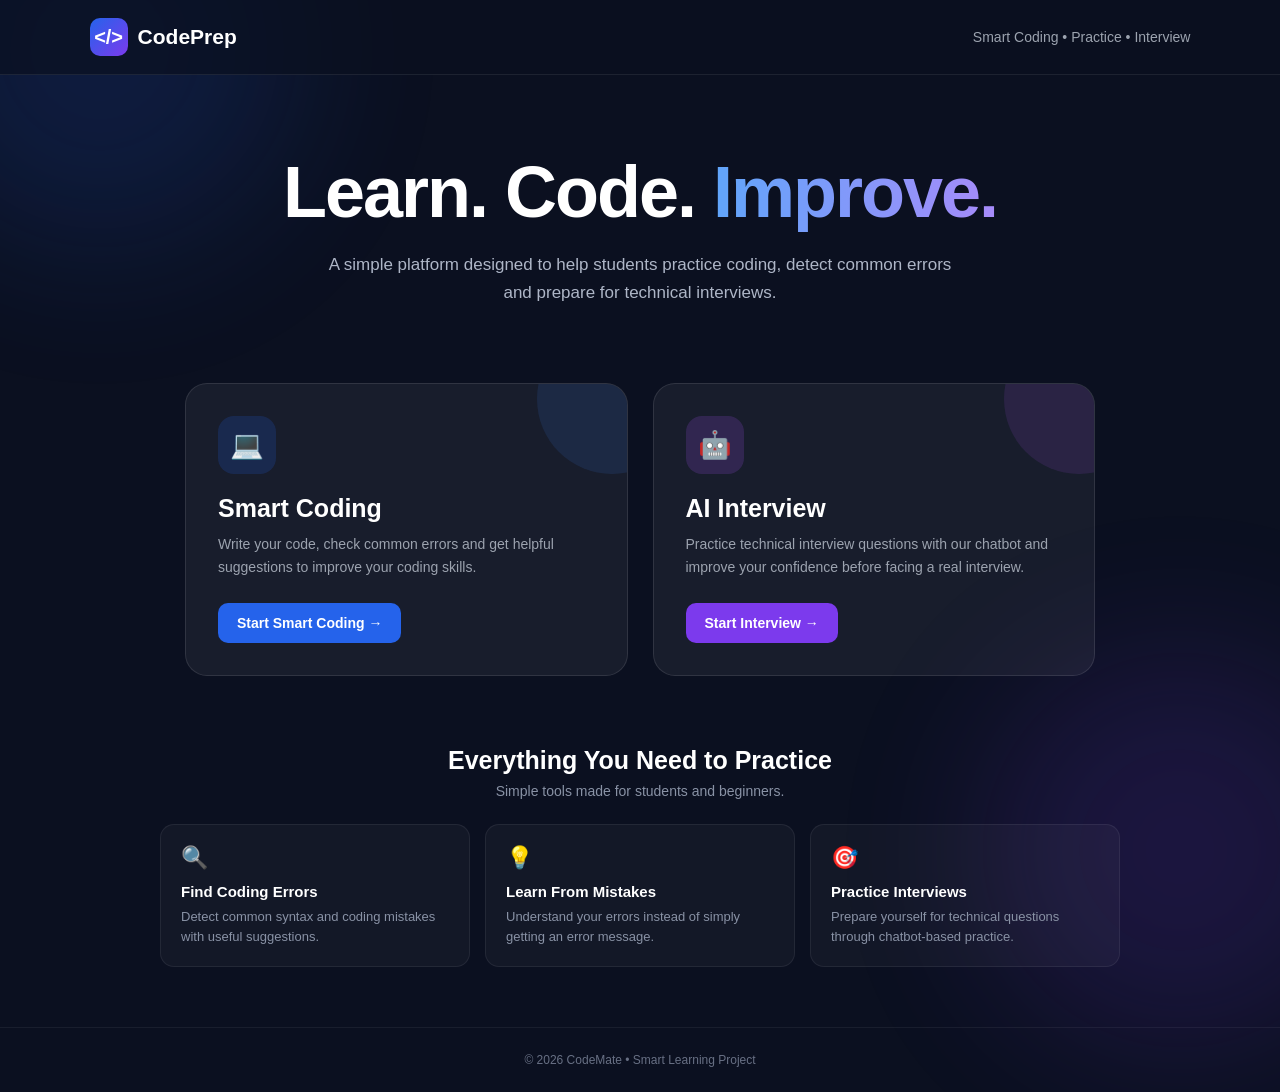
<file: index.html>
<!DOCTYPE html>
<html lang="en">
<head>
<meta charset="UTF-8">
<meta name="viewport" content="width=device-width, initial-scale=1.0">

<title>CodeMate - Smart Coding Hub</title>

<style>
    * {
        margin: 0;
        padding: 0;
        box-sizing: border-box;
        font-family: Arial, sans-serif;
    }

    body {
        min-height: 100vh;
        background: #0b1020;
        color: white;
        overflow-x: hidden;
    }

    /* Background circles */
    body::before {
        content: "";
        position: fixed;
        width: 400px;
        height: 400px;
        background: #2563eb;
        opacity: 0.15;
        border-radius: 50%;
        top: -150px;
        left: -100px;
        filter: blur(80px);
        z-index: -1;
    }

    body::after {
        content: "";
        position: fixed;
        width: 400px;
        height: 400px;
        background: #7c3aed;
        opacity: 0.15;
        border-radius: 50%;
        bottom: -150px;
        right: -100px;
        filter: blur(80px);
        z-index: -1;
    }

    /* Navbar */
    nav {
        height: 75px;
        display: flex;
        align-items: center;
        justify-content: space-between;
        padding: 0 7%;
        border-bottom: 1px solid rgba(255,255,255,0.08);
        background: rgba(11,16,32,0.7);
    }

    .logo {
        display: flex;
        align-items: center;
        gap: 10px;
        font-size: 21px;
        font-weight: bold;
    }

    .logo-icon {
        width: 38px;
        height: 38px;
        border-radius: 10px;
        background: linear-gradient(135deg, #2563eb, #7c3aed);
        display: flex;
        align-items: center;
        justify-content: center;
        font-size: 20px;
    }

    .nav-text {
        color: #9ca3af;
        font-size: 14px;
    }

    /* Hero */
    .hero {
        text-align: center;
        padding: 80px 20px 50px;
        max-width: 1000px;
        margin: auto;
    }

    .badge {
        display: inline-block;
        padding: 8px 16px;
        border-radius: 30px;
        background: rgba(37,99,235,0.12);
        border: 1px solid rgba(96,165,250,0.25);
        color: #93c5fd;
        font-size: 13px;
        margin-bottom: 22px;
    }

    .hero h1 {
        font-size: clamp(40px, 7vw, 72px);
        line-height: 1.05;
        margin-bottom: 20px;
        letter-spacing: -2px;
    }

     .gradient-text {
        background: linear-gradient(90deg, #60a5fa, #a78bfa);
        -webkit-background-clip: text;
        color: transparent;
    }

    .hero p {
        max-width: 650px;
        margin: auto;
        color: #aeb6c7;
        font-size: 17px;
        line-height: 1.7;
    }

    /* Main Cards */
    .options {
        display: grid;
        grid-template-columns: repeat(2, 1fr);
        gap: 25px;
        max-width: 950px;
        margin: 25px auto 70px;
        padding: 0 20px;
    }

    .card {
        position: relative;
        padding: 32px;
        min-height: 280px;
        border-radius: 22px;
        background: rgba(255,255,255,0.055);
        border: 1px solid rgba(255,255,255,0.1);
        transition: 0.3s ease;
        overflow: hidden;
    }

    .card:hover {
        transform: translateY(-8px);
        border-color: rgba(96,165,250,0.5);
        background: rgba(255,255,255,0.08);
    }

    .card::before {
        content: "";
        position: absolute;
        width: 150px;
        height: 150px;
        border-radius: 50%;
        right: -60px;
        top: -60px;
        opacity: 0.12;
    }

    .coding::before {
        background: #3b82f6;
    }

    .interview::before {
        background: #a855f7;
    }

    .icon {
        width: 58px;
        height: 58px;
        border-radius: 16px;
        display: flex;
        align-items: center;
        justify-content: center;
        font-size: 27px;
        margin-bottom: 20px;
    }

    .coding .icon {
        background: rgba(37,99,235,0.18);
    }

    .interview .icon {
        background: rgba(168,85,247,0.18);
    }

    .card h2 {
        font-size: 25px;
        margin-bottom: 10px;
    }

    .card p {
        color: #9ca3af;
        line-height: 1.6;
        font-size: 14px;
        margin-bottom: 25px;
    }

    .start-btn {
        display: inline-flex;
        align-items: center;
        gap: 8px;
        padding: 12px 19px;
        border-radius: 10px;
        color: white;
        text-decoration: none;
        font-weight: bold;
        font-size: 14px;
        transition: 0.2s;
    }

    .coding-btn {
        background: #2563eb;
    }

    .interview-btn {
        background: #7c3aed;
    }

    .start-btn:hover {
        opacity: 0.85;
        transform: translateX(3px);
    }

    /* Features */
    .features {
        max-width: 1000px;
        margin: 0 auto 60px;
        padding: 0 20px;
    }

    .features-title {
        text-align: center;
        margin-bottom: 25px;
    }

    .features-title h2 {
        font-size: 25px;
        margin-bottom: 8px;
    }

    .features-title p {
        color: #8992a5;
        font-size: 14px;
    }

    .feature-grid {
        display: grid;
        grid-template-columns: repeat(3, 1fr);
        gap: 15px;
    }

    .feature {
        padding: 20px;
        border-radius: 14px;
        background: rgba(255,255,255,0.035);
        border: 1px solid rgba(255,255,255,0.07);
    }

    .feature span {
        font-size: 22px;
    }

    .feature h3 {
        font-size: 15px;
        margin: 12px 0 7px;
    }

    .feature p {
        color: #8992a5;
        font-size: 13px;
        line-height: 1.5;
    }

    /* Footer */
    footer {
        text-align: center;
        padding: 25px;
        color: #687084;
        font-size: 12px;
        border-top: 1px solid rgba(255,255,255,0.06);
    }

    /* Mobile */
    @media (max-width: 700px) {

        nav {
            padding: 0 5%;
        }

        .nav-text {
            display: none;
        }

        .hero {
            padding-top: 55px;
        }

        .hero p {
            font-size: 15px;
        }

        .options {
            grid-template-columns: 1fr;
        }

        .feature-grid {
            grid-template-columns: 1fr;
        }

        .card {
            min-height: auto;
        }
    }
</style>
</head>

<body>

<!-- NAVBAR -->
<nav>

    <div class="logo">
        <div class="logo-icon">&lt;/&gt;</div>
        CodePrep
    </div>

    <div class="nav-text">
        Smart Coding • Practice • Interview
    </div>

</nav>


<!-- HERO SECTION -->
<section class="hero">
    <h1>
        Learn. Code. <span class="gradient-text">Improve.</span>
    </h1>

    <p>
        A simple platform designed to help students
        practice coding, detect common errors and
        prepare for technical interviews.
    </p>

</section>


<!-- TWO MAIN OPTIONS -->
<section class="options">

    <!-- CODE EDITOR -->
    <div class="card coding">

        <div class="icon">
            💻
        </div>

        <h2>Smart Coding</h2>

        <p>
            Write your code, check common errors and
            get helpful suggestions to improve your
            coding skills.
        </p>

        <a href="pro.html" class="start-btn coding-btn">
            Start Smart Coding →
        </a>

    </div>


    <!-- INTERVIEW -->
    <div class="card interview">

        <div class="icon">
            🤖
        </div>

        <h2>AI Interview</h2>

        <p>
            Practice technical interview questions
            with our chatbot and improve your confidence
            before facing a real interview.
        </p>

        <a href="home.html" class="start-btn interview-btn">
            Start Interview →
        </a>

    </div>

</section>


<!-- FEATURES -->
<section class="features">

    <div class="features-title">

        <h2>Everything You Need to Practice</h2>

        <p>
            Simple tools made for students and beginners.
        </p>

    </div>


    <div class="feature-grid">

        <div class="feature">
            <span>🔍</span>
            <h3>Find Coding Errors</h3>
            <p>
                Detect common syntax and coding mistakes
                with useful suggestions.
            </p>
        </div>


        <div class="feature">
            <span>💡</span>
            <h3>Learn From Mistakes</h3>
            <p>
                Understand your errors instead of simply
                getting an error message.
            </p>
        </div>


        <div class="feature">
            <span>🎯</span>
            <h3>Practice Interviews</h3>
            <p>
                Prepare yourself for technical questions
                through chatbot-based practice.
            </p>
        </div>

    </div>

</section>


<!-- FOOTER -->
<footer>
    © 2026 CodeMate • Smart Learning Project
</footer>

</body>
</html>
</file>
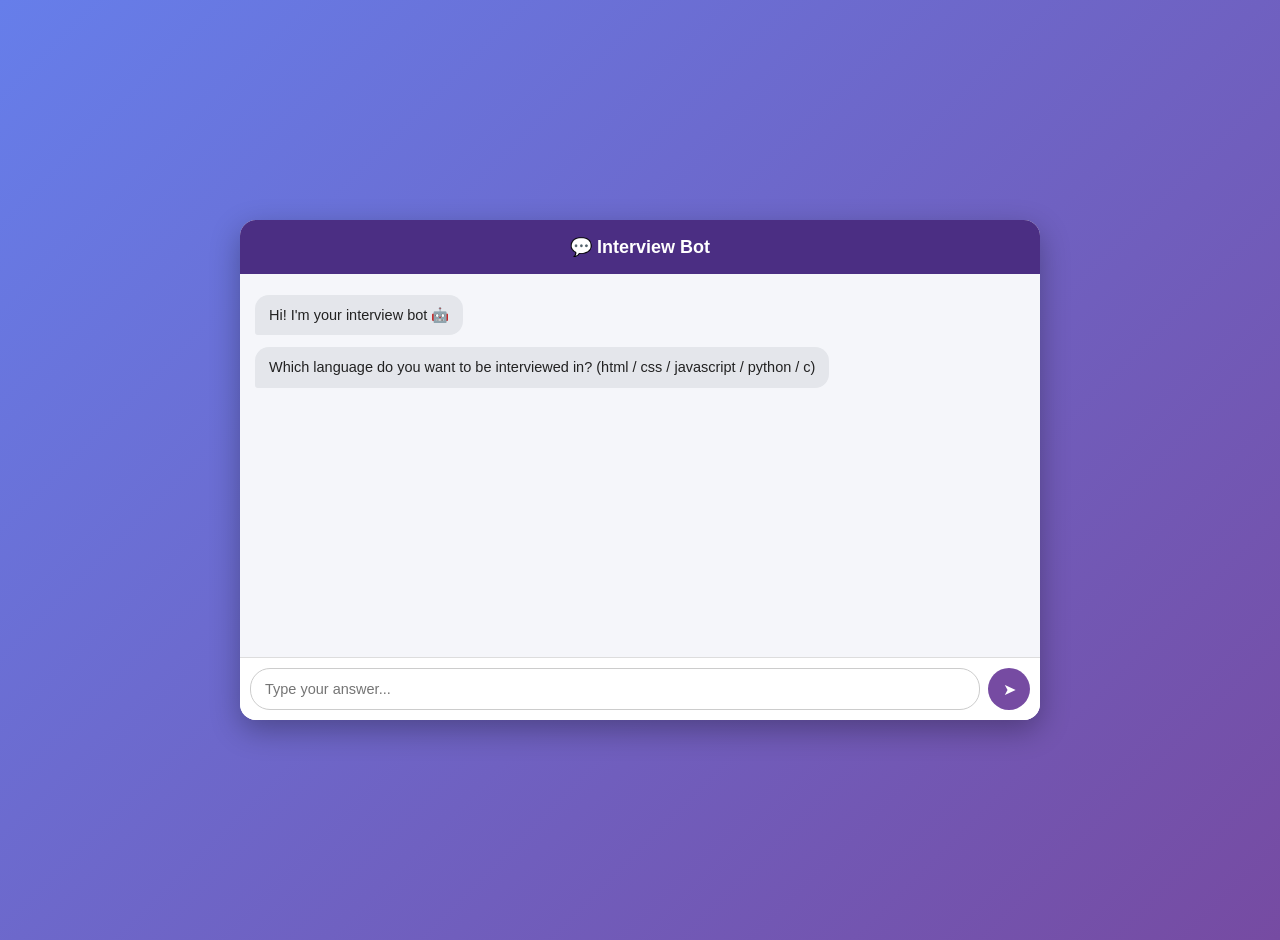
<file: home.html>
<!DOCTYPE html>
<html>
<head>
<title>Interview Bot</title>
<style>

  body {
    font-family: 'Trebuchet MS', Arial, sans-serif;
    background: linear-gradient(135deg, #667eea, #764ba2);
    min-height: 100vh;
    margin: 0;
    display: flex;
    justify-content: center;
    align-items: center;
    padding: 20px;
  }

  /* ---------- Chat window ---------- */
  #chatApp {
    background: white;
    width: 100%;
    max-width: 800px;
    border-radius: 16px;
    box-shadow: 0 10px 30px rgba(0,0,0,0.3);
    overflow: hidden;
    display: flex;
    flex-direction: column;
    height: 500px;
  }

  #chatHeader {
    background: #4b2e83;
    color: white;
    padding: 16px;
    text-align: center;
    font-size: 18px;
    font-weight: bold;
  }

  #chatMessages {
    flex: 1;
    padding: 15px;
    overflow-y: auto;
    background: #f5f6fa;
  }

  .bubble {
    max-width: 80%;
    padding: 10px 14px;
    margin: 6px 0;
    border-radius: 14px;
    line-height: 1.4;
    font-size: 14.5px;
    clear: both;
  }

  .bot {
    background: #e4e6eb;
    color: #222;
    float: left;
    border-bottom-left-radius: 3px;
  }

  .user {
    background: #764ba2;
    color: white;
    float: right;
    border-bottom-right-radius: 3px;
  }

  /* ---------- Input area ---------- */
  #inputRow {
    display: flex;
    padding: 10px;
    border-top: 1px solid #ddd;
    background: white;
  }

  #userInput {
    flex: 1;
    padding: 10px 14px;
    border: 1px solid #ccc;
    border-radius: 20px;
    font-size: 14.5px;
    outline: none;
  }

  #sendBtn {
    margin-left: 8px;
    background: #764ba2;
    color: white;
    border: none;
    width: 42px;
    height: 42px;
    border-radius: 50%;
    font-size: 16px;
    cursor: pointer;
  }
  #sendBtn:hover {
    background: #5e3a85;
  }

</style>
</head>
<body>

<div id="chatApp">
  <div id="chatHeader">💬 Interview Bot</div>
  <div id="chatMessages"></div>
  <div id="inputRow">
    <input type="text" id="userInput" placeholder="Type your answer..." onkeypress="handleEnter(event)">
    <button id="sendBtn" onclick="handleSend()">➤</button>
  </div>
</div>

<script>
// ---------- STEP 1: Questions for each language ----------
// Each question has: the question text, a list of acceptable keywords, and an explanation
var questions = {

  html: [
    { question: "What does HTML stand for?",
      keywords: ["hypertext markup language", "hyper text markup language"],
      explain: "HTML means HyperText Markup Language." },
    { question: "Which tag is used to create a hyperlink?",
      keywords: ["<a>", "a tag", "anchor"],
      explain: "The <a> tag (anchor tag) is used to create a hyperlink." },
    { question: "Which tag is used to insert an image?",
      keywords: ["<img>", "img"],
      explain: "The <img> tag is used to display an image." },
    { question: "Which attribute gives alternate text for an image?",
      keywords: ["alt"],
      explain: "The 'alt' attribute provides alternate text for an image." },
    { question: "Which tag defines the largest heading?",
      keywords: ["<h1>", "h1"],
      explain: "<h1> is the largest heading tag; <h6> is the smallest." }
  ],

  css: [
    { question: "What does CSS stand for?",
      keywords: ["cascading style sheets"],
      explain: "CSS means Cascading Style Sheets." },
    { question: "Which property is used to change text color?",
      keywords: ["color"],
      explain: "The 'color' property sets the text color." },
    { question: "Which symbol is used to select a class in CSS?",
      keywords: [".", "dot", "period"],
      explain: "A dot (.) is used to select a class, for example .box" },
    { question: "Which property adds space inside an element's border?",
      keywords: ["padding"],
      explain: "'padding' adds space inside the border; 'margin' adds space outside it." },
    { question: "Which property makes text bold?",
      keywords: ["font-weight", "fontweight"],
      explain: "'font-weight: bold' makes text thicker." }
  ],

  javascript: [
    { question: "Which keyword declares a variable that can be reassigned?",
      keywords: ["let"],
      explain: "'let' declares a variable that can be changed later." },
    { question: "Which operator checks strict equality (value and type)?",
      keywords: ["===", "triple equals"],
      explain: "'===' checks both the value and the type." },
    { question: "Which symbol starts a single-line comment?",
      keywords: ["//"],
      explain: "'//' is used for single-line comments in JavaScript." },
    { question: "Which array method adds an item to the end of the array?",
      keywords: ["push"],
      explain: "push() adds a new item to the end of an array." },
    { question: "Which function selects an element by its id?",
      keywords: ["getelementbyid"],
      explain: "document.getElementById() returns the element with that id." }
  ],

  python: [
    { question: "Which symbol is used for comments in Python?",
      keywords: ["#"],
      explain: "'#' starts a comment in Python." },
    { question: "Which keyword is used to define a function in Python?",
      keywords: ["def"],
      explain: "Functions are defined using the 'def' keyword." },
    { question: "Which brackets are used to create a list in Python?",
      keywords: ["[]", "square brackets", "[", "]"],
      explain: "Square brackets [] are used to create a list." },
    { question: "Which function returns the number of items in a list?",
      keywords: ["len"],
      explain: "len() returns how many items are in a list or string." },
    { question: "Which keyword is used to loop over items in a list?",
      keywords: ["for"],
      explain: "'for' is used to loop over items in a sequence." }
  ],

  c: [
    { question: "Which function is the entry point of every C program?",
      keywords: ["main"],
      explain: "Every C program begins execution from main()." },
    { question: "Which header file is needed to use printf()?",
      keywords: ["stdio.h", "stdio"],
      explain: "printf() and scanf() are declared in stdio.h" },
    { question: "Which symbol is used to end a statement in C?",
      keywords: [";", "semicolon"],
      explain: "Every statement in C ends with a semicolon (;)." },
    { question: "Which data type is used to store a single character?",
      keywords: ["char"],
      explain: "'char' is used to store a single character in C." },
    { question: "Which operator is used to get the address of a variable?",
      keywords: ["&"],
      explain: "The '&' operator returns the memory address of a variable." }
  ]

};

// ---------- STEP 2: Variables to track the conversation ----------
var stage = "chooseLang";  // chooseLang -> quiz -> finished
var currentLang = "";
var currentIndex = 0;
var score = 0;

// ---------- STEP 3: Add a chat bubble to the screen ----------
function addMessage(sender, text) {
  var messages = document.getElementById("chatMessages");
  var bubble = document.createElement("div");
  bubble.className = "bubble " + sender;
  bubble.innerHTML = text;
  messages.appendChild(bubble);
  messages.scrollTop = messages.scrollHeight; // auto-scroll to latest message
}

// ---------- STEP 4: Greet the user when page loads ----------
function greet() {
  addMessage("bot", "Hi! I'm your interview bot 🤖");
  addMessage("bot", "Which language do you want to be interviewed in? (html / css / javascript / python / c)");
}

// ---------- STEP 5: Handle Enter key and Send button ----------
function handleEnter(event) {
  if (event.key === "Enter") {
    handleSend();
  }
}

function handleSend() {
  var input = document.getElementById("userInput");
  var text = input.value.trim();
  if (text === "") return;

  addMessage("user", text);
  input.value = "";

  if (stage === "chooseLang") {
    chooseLanguage(text);
  } else if (stage === "quiz") {
    checkAnswer(text);
  } else if (stage === "finished") {
    if (text.toLowerCase() === "restart") {
      stage = "chooseLang";
      addMessage("bot", "Great! Which language this time? (html / css / javascript / python / c)");
    } else {
      addMessage("bot", "Type 'restart' to try another language.");
    }
  }
}

// ---------- STEP 6: Handle the language chosen by user ----------
function chooseLanguage(text) {
  var lang = text.toLowerCase();

  if (questions[lang]) {
    currentLang = lang;
    currentIndex = 0;
    score = 0;
    stage = "quiz";
    addMessage("bot", "Great! Let's start your " + lang + " interview.");
    askQuestion();
  } else {
    addMessage("bot", "Please type one of: html, css, javascript, python, c");
  }
}

// ---------- STEP 7: Bot asks the current question ----------
function askQuestion() {
  var q = questions[currentLang][currentIndex];
  var total = questions[currentLang].length;
  addMessage("bot", "Question " + (currentIndex + 1) + " of " + total + ": " + q.question);
}

// ---------- STEP 8: Check the user's typed answer ----------
function checkAnswer(text) {
  var q = questions[currentLang][currentIndex];
  var userAnswer = text.toLowerCase();

  var isCorrect = false;
  for (var i = 0; i < q.keywords.length; i++) {
    if (userAnswer.indexOf(q.keywords[i]) !== -1) {
      isCorrect = true;
    }
  }

  if (isCorrect) {
    score = score + 1;
    addMessage("bot", "✅ Correct! " + q.explain);
  } else {
    addMessage("bot", "❌ Not quite. " + q.explain);
  }

  currentIndex = currentIndex + 1;

  if (currentIndex < questions[currentLang].length) {
    askQuestion();
  } else {
    stage = "finished";
    addMessage("bot", "🎉 Interview done! Your score: " + score + " / " + questions[currentLang].length);
    addMessage("bot", "Type 'restart' to try another language.");
  }
}

// ---------- START ----------
greet();
</script>

</body>
</html>
</file>
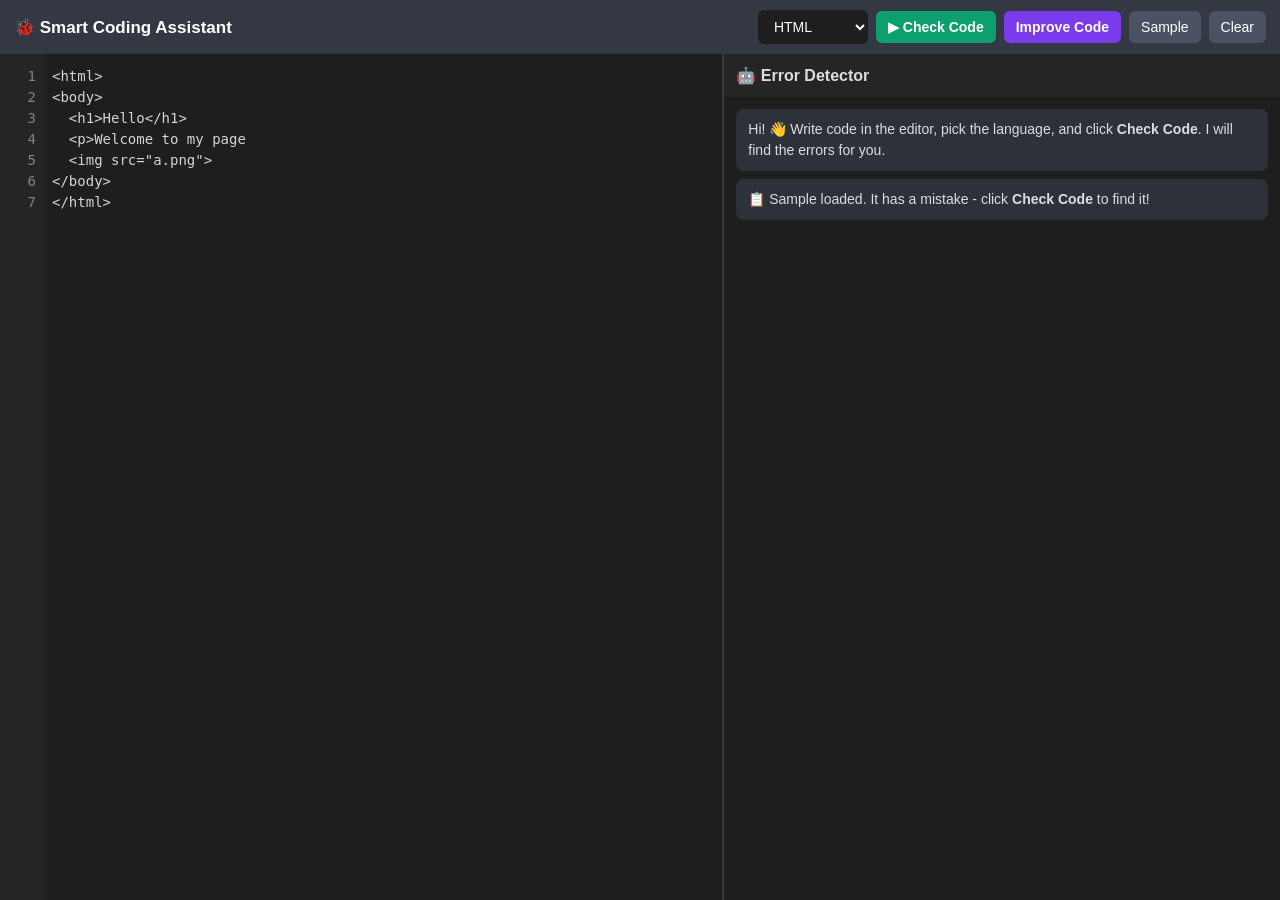
<file: pro.html>
<!DOCTYPE html>
<html>
<head>
<meta charset="UTF-8">
<meta name="viewport" content="width=device-width, initial-scale=1, viewport-fit=cover">
<title>Code Error Detector</title>
<style>
  * { box-sizing: border-box; }
  html, body { height: 100%; margin: 0; }
  body {
    background: #1e1e1e; color: #ddd;
    font-family: Arial, sans-serif;
    display: flex; flex-direction: column;
    padding-top: env(safe-area-inset-top, 0px);
    padding-bottom: env(safe-area-inset-bottom, 0px);
  }

  /* ---------- Top bar ---------- */
  #top {
    background: #333842; padding: 10px 14px;
    display: flex; flex-wrap: wrap; gap: 8px; align-items: center;
  }
  #top h1 { font-size: 17px; margin: 0 auto 0 0; color: #fff; }
  select, button {
    padding: 8px 12px; border: none; border-radius: 6px;
    font-size: 14px; cursor: pointer;
  }
  select { background: #1e1e1e; color: #fff; }
  #checkBtn { background: #0e9f6e; color: white; font-weight: bold; }
  #improveBtn {
  background: #7c3aed;
  color: white;
  font-weight: bold;
}
  .grey { background: #4b5263; color: white; }

  /* ---------- Editor + Bot side by side ---------- */
  #main { flex: 1; display: flex; min-height: 0; }
  #editorBox { flex: 1.3; display: flex; min-width: 0; background: #1e1e1e; }
  #gutter, #code {
    font: 14px/21px Consolas, monospace; padding: 12px 8px; margin: 0;
  }
  #gutter {
    width: 44px; text-align: right; color: #7d8590;
    background: #252526; overflow: hidden; white-space: pre;
  }
  #code {
    flex: 1; background: #1e1e1e; color: #d4d4d4;
    border: none; outline: none; resize: none;
    white-space: pre; overflow: auto;
  }

  #botBox { flex: 1; display: flex; flex-direction: column; min-width: 0; border-left: 2px solid #333842; }
  #botHead { background: #252526; padding: 12px; font-weight: bold; }
  #botMsgs { flex: 1; overflow-y: auto; padding: 12px; }

  /* ---------- Chat bubbles ---------- */
  .msg { padding: 10px 12px; margin-bottom: 8px; border-radius: 8px; font-size: 14px; line-height: 1.5; }
  .bot   { background: #2d313a; }
  .me    { background: #3b5bdb; text-align: right; margin-left: 30px; }
  .error { background: #3a1f24; border-left: 4px solid #f14c4c; }
  .warn  { background: #3a3220; border-left: 4px solid #e5b700; }
  .ok    { background: #15382a; border-left: 4px solid #0e9f6e; }
  small  { color: #b5bcc9; }

  @media (max-width: 700px) {
    #main { flex-direction: column; }
    #botBox { border-left: none; border-top: 2px solid #333842; }
  }
</style>
</head>
<body>

<div id="top">
  <h1>🐞 Smart Coding Assistant</h1>
  <select id="lang">
    <option value="html">HTML</option>
    <option value="css">CSS</option>
    <option value="js">JavaScript</option>
    <option value="python">Python</option>
    <option value="c">C</option>
  </select>
  <button id="checkBtn" onclick="checkCode()">▶ Check Code</button>

<button id="improveBtn" onclick="improveCode()">
   Improve Code
</button>

<button class="grey" onclick="loadSample()">Sample</button>
<button class="grey" onclick="clearAll()">Clear</button>
</div>

<div id="main">
  <div id="editorBox">
    <div id="gutter">1</div>
    <textarea id="code" spellcheck="false" placeholder="Write your code here..."></textarea>
  </div>
  <div id="botBox">
    <div id="botHead">🤖 Error Detector</div>
    <div id="botMsgs"></div>
  </div>
</div>

<script>
// ---------- STEP 1: Sample codes (each has a mistake) ----------
var samples = {
  html: '<html>\n<body>\n  <h1>Hello</h1>\n  <p>Welcome to my page\n  <img src="a.png">\n</body>\n</html>',
  css: 'body {\n  colour: red;\n  font-size 16px;\n}\n.box {\n  padding: 10px\n  margin: 5px;\n}',
  js: 'function add(a, b) {\n  return a + b;\n\nconsole.log(add(2, 3));',
  python: 'def greet(name)\n    print "Hello " + name\n\ngreet("Ali")',
  c: '#include <stdio.h>\n\nint main() {\n    int a = 5\n    printf("%d", a);\n    return 0;\n}'
};

// CSS property names we know (used to catch spelling mistakes)
var cssProps = ["color","background","background-color","background-image","font-size","font-family","font-weight","font-style","text-align","text-decoration","text-transform","line-height","letter-spacing","margin","margin-top","margin-bottom","margin-left","margin-right","padding","padding-top","padding-bottom","padding-left","padding-right","border","border-radius","border-color","border-width","border-style","border-top","border-bottom","width","height","max-width","min-width","max-height","min-height","display","position","top","bottom","left","right","z-index","float","clear","overflow","opacity","cursor","box-shadow","text-shadow","transition","transform","flex","flex-direction","flex-wrap","justify-content","align-items","gap","grid-template-columns","list-style","outline","visibility","content","animation"];

// ---------- STEP 2: Store errors found ----------
var errors = [];

function add(line, msg, tip, type) {
  errors.push({ line: line, msg: msg, tip: tip, type: type || "error" });
}

// ---------- STEP 3: Bracket checker (used by JS, CSS, Python, C) ----------
function checkBrackets(code, comment) {
  var stack = [];
  var pairs = { ")": "(", "]": "[", "}": "{" };
  var lines = code.split("\n");

  for (var i = 0; i < lines.length; i++) {
    var inString = "";
    for (var j = 0; j < lines[i].length; j++) {
      var c = lines[i][j];

      if (inString) {                                   // inside quotes: ignore
        if (c === inString && lines[i][j - 1] !== "\\") inString = "";
        continue;
      }
      if (comment && lines[i].substr(j, comment.length) === comment) break;  // rest is comment
      if (c === '"' || c === "'" || c === "`") { inString = c; continue; }

      if ("([{".indexOf(c) !== -1) stack.push({ ch: c, line: i + 1 });
      if (")]}".indexOf(c) !== -1) {
        var top = stack.pop();
        if (!top || top.ch !== pairs[c]) {
          add(i + 1, "Unexpected '" + c + "'", "This closing bracket has no matching opening bracket.");
        }
      }
    }
  }
  for (var k = 0; k < stack.length; k++) {
    add(stack[k].line, "'" + stack[k].ch + "' is never closed", "Add the matching closing bracket.");
  }
}

// Warn about "=" inside if/while (should be ==)
function checkAssign(lines) {
  for (var i = 0; i < lines.length; i++) {
    if (/^\s*(if|elif|while)\b[^=!<>]*[^=!<>]=[^=]/.test(lines[i])) {
      add(i + 1, "Single '=' used in a condition", "Use == to compare values. A single = assigns a value.", "warn");
    }
  }
}

// ---------- STEP 4: One checker per language ----------
function checkHTML(code) {
  var blank = function (m) { return m.replace(/[^\n]/g, " "); };
  // remove comments and script/style content (keep line numbers same)
  var clean = code.replace(/<!--[\s\S]*?-->/g, blank);
  clean = clean.replace(/(<(script|style)[^>]*>)([\s\S]*?)(<\/\2>)/gi, function (m, a, b, c, d) {
    return a + blank(c) + d;
  });

  var voids = ["br","img","input","hr","meta","link","area","base","col","embed","source","track","wbr"];
  var stack = [];
  var re = /<(\/?)([a-zA-Z][a-zA-Z0-9]*)([^>]*)>/g;
  var m;

  while ((m = re.exec(clean)) !== null) {
    var line = clean.slice(0, m.index).split("\n").length;
    var name = m[2].toLowerCase();

    if (m[1] === "") {                                   // opening tag
      if (name === "img" && !/\balt\s*=/.test(m[3])) {
        add(line, "<img> has no alt attribute", "Add alt=\"description\" to the image tag.", "warn");
      }
      if (voids.indexOf(name) === -1 && m[3].slice(-1) !== "/") {
        stack.push({ name: name, line: line });
      }
    } else {                                             // closing tag
      var found = -1;
      for (var k = stack.length - 1; k >= 0; k--) {
        if (stack[k].name === name) { found = k; break; }
      }
      if (found === -1) {
        add(line, "</" + name + "> has no opening tag", "Remove it, or add <" + name + "> before it.");
      } else {
        while (stack.length - 1 > found) {
          var open = stack.pop();
          add(open.line, "<" + open.name + "> is never closed", "Add </" + open.name + "> before the parent tag closes.");
        }
        stack.pop();
      }
    }
  }
  while (stack.length > 0) {
    var s = stack.pop();
    add(s.line, "<" + s.name + "> is never closed", "Add </" + s.name + "> at the end.");
  }
}

function checkCSS(code) {
  var clean = code.replace(/\/\*[\s\S]*?\*\//g, function (m) { return m.replace(/[^\n]/g, " "); });
  checkBrackets(clean, "");

  var lines = clean.split("\n");
  var depth = 0;
  for (var i = 0; i < lines.length; i++) {
    var t = lines[i].trim();
    if (t === "") continue;

    var inside = depth > 0 && t.indexOf("{") === -1 && t[0] !== "}";
    if (inside) {
      if (t.indexOf(":") === -1) {
        add(i + 1, "Missing ':' in \"" + t + "\"", "A CSS rule looks like:  property: value;");
      } else {
        var prop = t.split(":")[0].trim();
        if (cssProps.indexOf(prop) === -1 && prop[0] !== "-") {
          add(i + 1, "Unknown property '" + prop + "'", "Check the spelling (example: color, not colour).", "warn");
        }
        var j = i + 1;
        while (j < lines.length && lines[j].trim() === "") j++;
        var next = j < lines.length ? lines[j].trim() : "";
        if (t.slice(-1) !== ";" && next[0] !== "}") {
          add(i + 1, "Missing ';' at the end of the line", "Every CSS declaration must end with a semicolon.");
        }
      }
    }
    depth += (t.split("{").length - 1) - (t.split("}").length - 1);
  }
}

function checkJS(code) {
  checkBrackets(code, "//");
  checkAssign(code.split("\n"));
  if (errors.length === 0) {
    try {
      new Function(code);          // only checks syntax, does NOT run the code
    } catch (e) {
      var tip = "Check commas, brackets, quotes and semicolons near the problem.";
      if (e.message.indexOf("end of input") !== -1) tip = "Something is not closed, like a bracket or a quote.";
      if (e.message.indexOf("identifier") !== -1) tip = "You may have forgotten an operator or comma before this word.";
      add(0, e.message, tip);
    }
  }
}

function checkPython(code) {
  checkBrackets(code, "#");
  var lines = code.split("\n");
  var keywords = /^\s*(def|if|elif|else|for|while|class|try|except|finally|with)\b/;
  var prevColon = null;                                  // last line that ended with ':'

  for (var i = 0; i < lines.length; i++) {
    var t = lines[i].split("#")[0].replace(/\s+$/, "");
    if (t.trim() === "") continue;

    var indent = t.match(/^\s*/)[0].length;

    if (keywords.test(t) && t.slice(-1) !== ":") {
      add(i + 1, "Missing ':' at the end of the line", "Lines starting with def, if, for, while, else... must end with a colon (:).");
    }
    if (/^\s*print\s+[^(=]/.test(t)) {
      add(i + 1, "print needs brackets", "In Python 3 write print(\"text\") instead of print \"text\".");
    }
    if (prevColon !== null && indent <= prevColon) {
      add(i + 1, "Expected an indented block", "The line after ':' must be indented (use 4 spaces or Tab).");
    }
    prevColon = (t.slice(-1) === ":") ? indent : null;
  }
  checkAssign(lines);
}

function checkC(code) {
  checkBrackets(code, "//");
  var lines = code.split("\n");

  for (var i = 0; i < lines.length; i++) {
    var t = lines[i].split("//")[0].trim();
    if (t === "" || t[0] === "#" || t[0] === "*" || t.indexOf("/*") === 0) continue;
    if (t === "else" || t === "do") continue;

    var last = t.slice(-1);
    var needsSemi = ";{},:)".indexOf(last) === -1;
    if (last === ")" && /^(printf|scanf)/.test(t)) needsSemi = true;
    if (needsSemi) {
      add(i + 1, "Missing ';' at the end of the statement", "Every statement in C must end with a semicolon (;).");
    }
  }
  if (!/\bmain\s*\(/.test(code)) {
    add(0, "main() function not found", "Every C program must have int main() { ... }");
  }
  if (/\b(printf|scanf)\b/.test(code) && !/#include\s*<stdio\.h>/.test(code)) {
    add(0, "stdio.h is not included", "Add #include <stdio.h> at the top to use printf/scanf.", "warn");
  }
  checkAssign(lines);
}

// ---------- STEP 5: Show messages in the bot panel ----------
var botMsgs = document.getElementById("botMsgs");
var codeBox = document.getElementById("code");
var langSel = document.getElementById("lang");

function esc(t) {
  return t.replace(/&/g, "&amp;").replace(/</g, "&lt;").replace(/>/g, "&gt;");
}

function addMsg(cls, html) {
  var d = document.createElement("div");
  d.className = "msg " + cls;
  d.innerHTML = html;
  botMsgs.appendChild(d);
  botMsgs.scrollTop = botMsgs.scrollHeight;
}

// ---------- STEP 6: Main function - runs when "Check Code" is clicked ----------
function checkCode() {
  var code = codeBox.value;
  var lang = langSel.value;
  var langName = langSel.options[langSel.selectedIndex].text;

  if (code.trim() === "") {
    addMsg("bot", "✍️ Please write some code in the editor first.");
    return;
  }

  errors = [];
  if (lang === "html") checkHTML(code);
  else if (lang === "css") checkCSS(code);
  else if (lang === "js") checkJS(code);
  else if (lang === "python") checkPython(code);
  else checkC(code);

  errors.sort(function (a, b) { return a.line - b.line; });

  addMsg("me", "Check my " + langName + " code");

  if (errors.length === 0) {
    addMsg("ok", "✅ <b>No errors detected!</b><br><small>Your " + langName + " code looks good.</small>");
    return;
  }

  var errCount = 0, warnCount = 0;
  for (var i = 0; i < errors.length; i++) {
    if (errors[i].type === "error") errCount++; else warnCount++;
  }
  addMsg("bot", "Found <b>" + errCount + " error(s)</b> and <b>" + warnCount + " warning(s)</b>:");

  for (var j = 0; j < errors.length; j++) {
    var e = errors[j];
    var icon = e.type === "error" ? "❌ " : "⚠️ ";
    var where = e.line > 0 ? "<b>Line " + e.line + ":</b> " : "";
    addMsg(e.type, icon + where + esc(e.msg) + "<br><small>💡 " + esc(e.tip) + "</small>");
  }
}
// ---------- CODE IMPROVER ----------

function improveCode() {

  var code = codeBox.value;
  var lang = langSel.value;

  if (code.trim() === "") {
    addMsg("bot", "✍️ Please write some code first.");
    return;
  }

  var improved = code;
  var changes = [];

  // ---------- HTML ----------
  if (lang === "html") {

    // Add missing closing paragraph tag
    if (/<p>[^<]*(?:\n[^<]*)*<img/i.test(improved) &&
        !/<\/p>/i.test(improved)) {

      improved = improved.replace(
        /(<p>[\s\S]*?)(\s*<img)/i,
        "$1</p>$2"
      );

      changes.push("Added missing </p> tag");
    }

    // Add alt attribute to img
    improved = improved.replace(
      /<img\s+([^>]*?)(?<!alt="[^"]*)>/gi,
      function(match, attrs) {

        if (!/\balt\s*=/i.test(attrs)) {
          changes.push("Added alt attribute to image");
          return '<img ' + attrs.trim() + ' alt="Image">';
        }

        return match;
      }
    );

    // Close common missing HTML tags
    var tags = ["html", "body", "head", "title", "div", "p", "h1", "h2", "h3"];

    tags.forEach(function(tag) {

      var openCount =
        (improved.match(new RegExp("<" + tag + "\\b", "gi")) || []).length;

      var closeCount =
        (improved.match(new RegExp("</" + tag + ">", "gi")) || []).length;

      if (openCount > closeCount) {

        for (var i = 0; i < openCount - closeCount; i++) {
          improved += "\n</" + tag + ">";
          changes.push("Added missing </" + tag + "> tag");
        }
      }
    });
  }


  // ---------- CSS ----------
  else if (lang === "css") {

    // Correct common property spelling
    if (/\bcolour\s*:/i.test(improved)) {
      improved = improved.replace(/\bcolour\s*:/gi, "color:");
      changes.push("Changed 'colour' to 'color'");
    }

    // Add colon after common CSS properties
    var properties = [
      "font-size",
      "color",
      "background",
      "margin",
      "padding",
      "width",
      "height"
    ];

    properties.forEach(function(prop) {

      var regex = new RegExp(
        "(\\b" + prop + ")\\s+([^:;{}]+)(;?)",
        "gi"
      );

      improved = improved.replace(regex, function(match, p, value, semi) {

        if (match.indexOf(":") === -1) {
          changes.push("Added ':' after " + prop);
          return p + ": " + value.trim() + (semi || ";");
        }

        return match;
      });
    });

    // Add missing semicolon before }
    improved = improved.replace(
      /([^;{}\s])\s*\n(\s*})/g,
      function(match, value, close) {

        changes.push("Added missing ';'");
        return value + ";\n" + close;
      }
    );
  }


  // ---------- JAVASCRIPT ----------
  else if (lang === "js") {

    // Add missing closing } for functions/blocks
    var openBraces =
      (improved.match(/{/g) || []).length;

    var closeBraces =
      (improved.match(/}/g) || []).length;

    if (openBraces > closeBraces) {

      var missing = openBraces - closeBraces;

      for (var i = 0; i < missing; i++) {
        improved += "\n}";
        changes.push("Added missing closing '}'");
      }
    }

    // Add semicolon to common statements
    improved = improved.replace(
      /^(\s*(?:return|console\.log|let|const|var)\b[^;\n{}]+)$/gm,
      function(match) {

        changes.push("Added missing ';'");
        return match + ";";
      }
    );
  }


  // ---------- PYTHON ----------
  else if (lang === "python") {

    // Add colon after Python statements
    improved = improved.replace(
      /^(\s*(?:def|if|elif|else|for|while|class|try|except|finally|with)\b.*?)(?<!:)\s*$/gm,
      function(match) {

        changes.push("Added missing ':'");
        return match.trimEnd() + ":";
      }
    );

    // Convert old print syntax to Python 3
    improved = improved.replace(
      /^(\s*)print\s+(.+)$/gm,
      function(match, indent, text) {

        if (!text.trim().startsWith("(")) {
          changes.push("Updated print statement to Python 3 syntax");
          return indent + "print(" + text + ")";
        }

        return match;
      }
    );
  }


  // ---------- C ----------
  else if (lang === "c") {

    // Add semicolon to common C statements
    improved = improved.replace(
      /^(\s*(?:int|float|double|char|printf|scanf|return)\b[^;{}]*)(?<![;{}])$/gm,
      function(match) {

        changes.push("Added missing ';'");
        return match.trimEnd() + ";";
      }
    );

    // Add stdio header if printf/scanf is used
    if (/\b(printf|scanf)\b/.test(improved) &&
        !/#include\s*<stdio\.h>/.test(improved)) {

      improved = "#include <stdio.h>\n\n" + improved;
      changes.push("Added missing stdio.h header");
    }

    // Add missing closing braces
    var cOpen =
      (improved.match(/{/g) || []).length;

    var cClose =
      (improved.match(/}/g) || []).length;

    if (cOpen > cClose) {

      for (var j = 0; j < cOpen - cClose; j++) {
        improved += "\n}";
        changes.push("Added missing closing '}'");
      }
    }
  }


  // ---------- SHOW RESULT ----------
  if (changes.length === 0) {

    addMsg(
      "ok",
      "✨ <b>No automatic improvements needed!</b><br>" +
      "<small>Your code does not contain any error that the Code Improver can automatically fix.</small>"
    );

    return;
  }

  // Put improved code back into editor
  codeBox.value = improved;
  updateLines();

  addMsg(
    "ok",
    "✨ <b>Code Improved!</b><br>" +
    "<small>" + changes.length +
    " improvement(s) were made automatically.</small>"
  );

  changes.forEach(function(change) {

    addMsg(
      "bot",
      "🔧 " + esc(change)
    );

  });
}

// ---------- STEP 7: Line numbers, buttons, keyboard ----------
function updateLines() {
  var n = codeBox.value.split("\n").length;
  var s = "";
  for (var i = 1; i <= n; i++) s += i + "\n";
  document.getElementById("gutter").textContent = s;
}

function loadSample() {
  codeBox.value = samples[langSel.value];
  updateLines();
  addMsg("bot", "📋 Sample loaded. It has a mistake - click <b>Check Code</b> to find it!");
}

function clearAll() {
  codeBox.value = "";
  botMsgs.innerHTML = "";
  updateLines();
  addMsg("bot", "Editor cleared. Write some code and click Check Code.");
}

codeBox.oninput = updateLines;
codeBox.onscroll = function () {
  document.getElementById("gutter").scrollTop = codeBox.scrollTop;
};
codeBox.onkeydown = function (e) {
  if (e.key === "Tab") {                    // Tab key inserts 4 spaces
    e.preventDefault();
    var pos = this.selectionStart;
    this.value = this.value.slice(0, pos) + "    " + this.value.slice(this.selectionEnd);
    this.selectionStart = this.selectionEnd = pos + 4;
    updateLines();
  } else if (e.ctrlKey && e.key === "Enter") {
    checkCode();
  }
};
langSel.onchange = function () {
  addMsg("bot", "Language changed to <b>" + langSel.options[langSel.selectedIndex].text + "</b>.");
};

// ---------- START ----------
addMsg("bot", "Hi! 👋 Write code in the editor, pick the language, and click <b>Check Code</b>. I will find the errors for you.");
loadSample();
</script>

</body>
</html>
</file>
